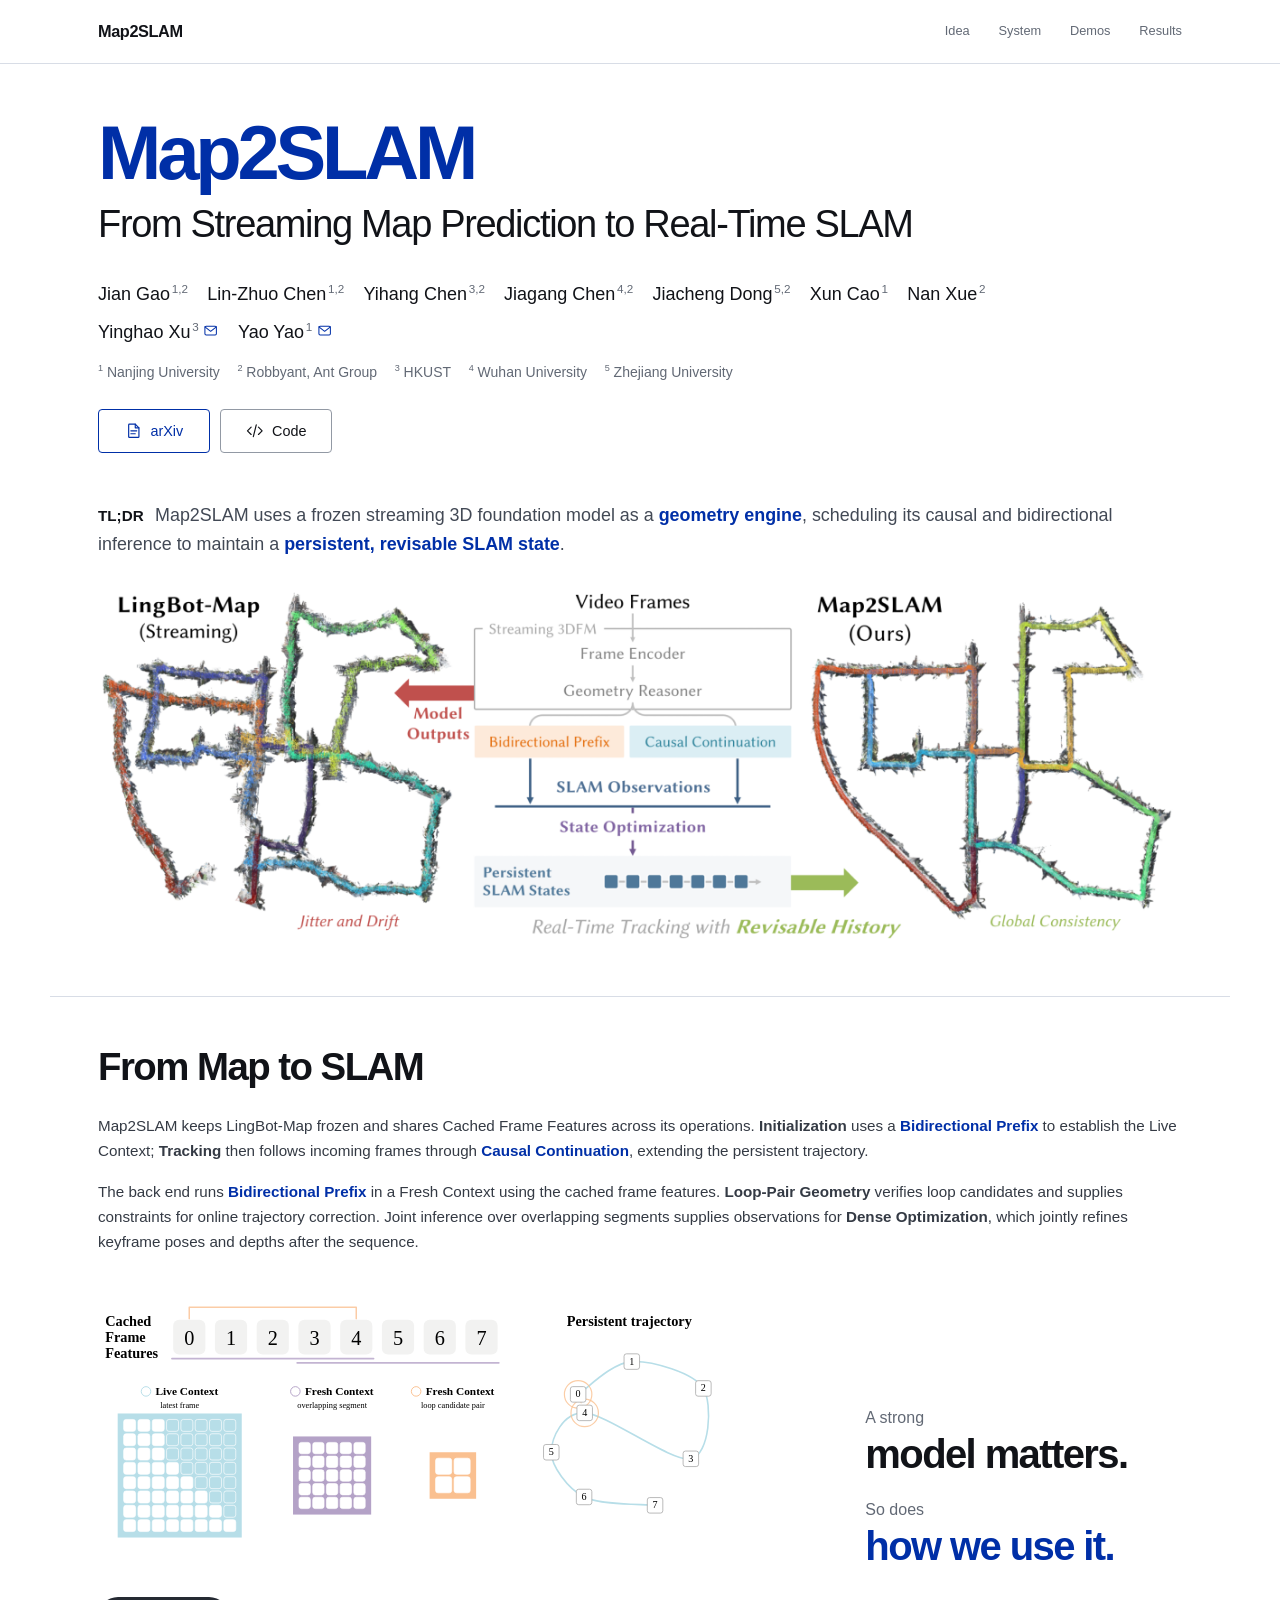
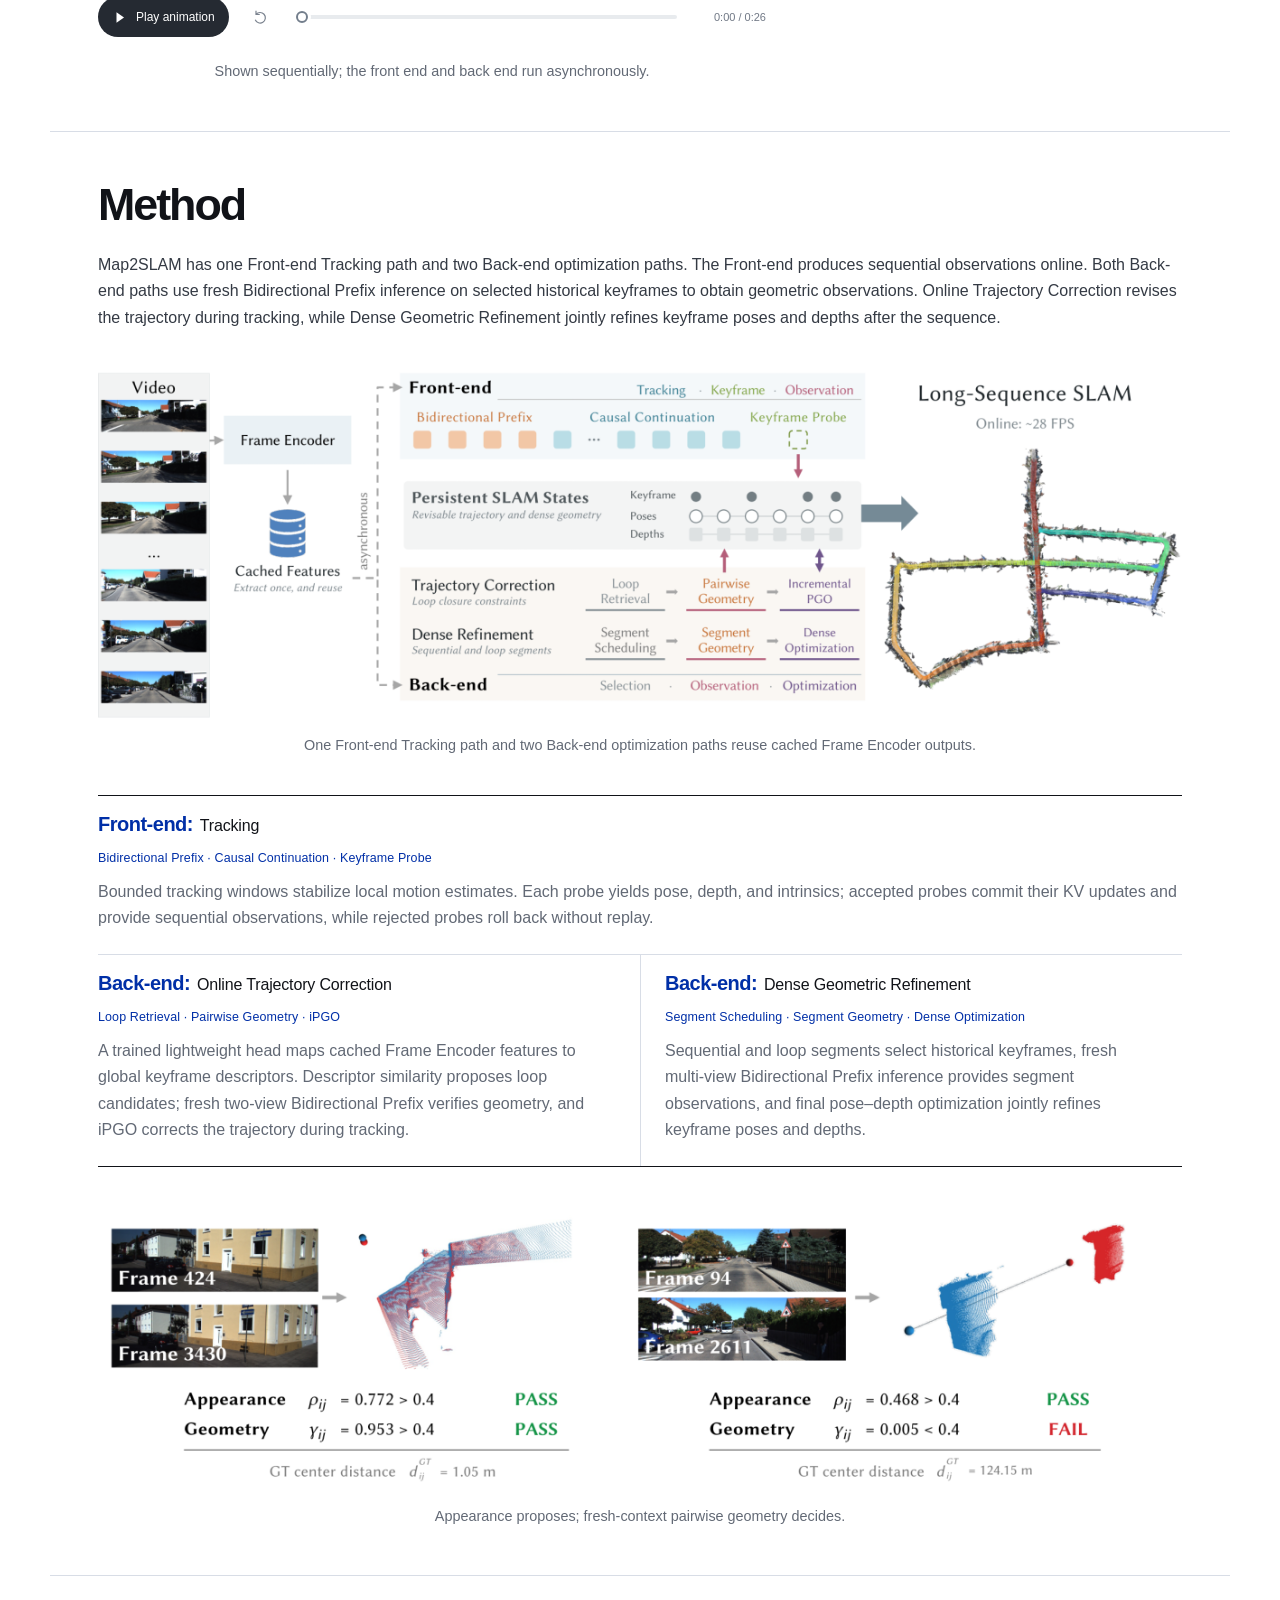
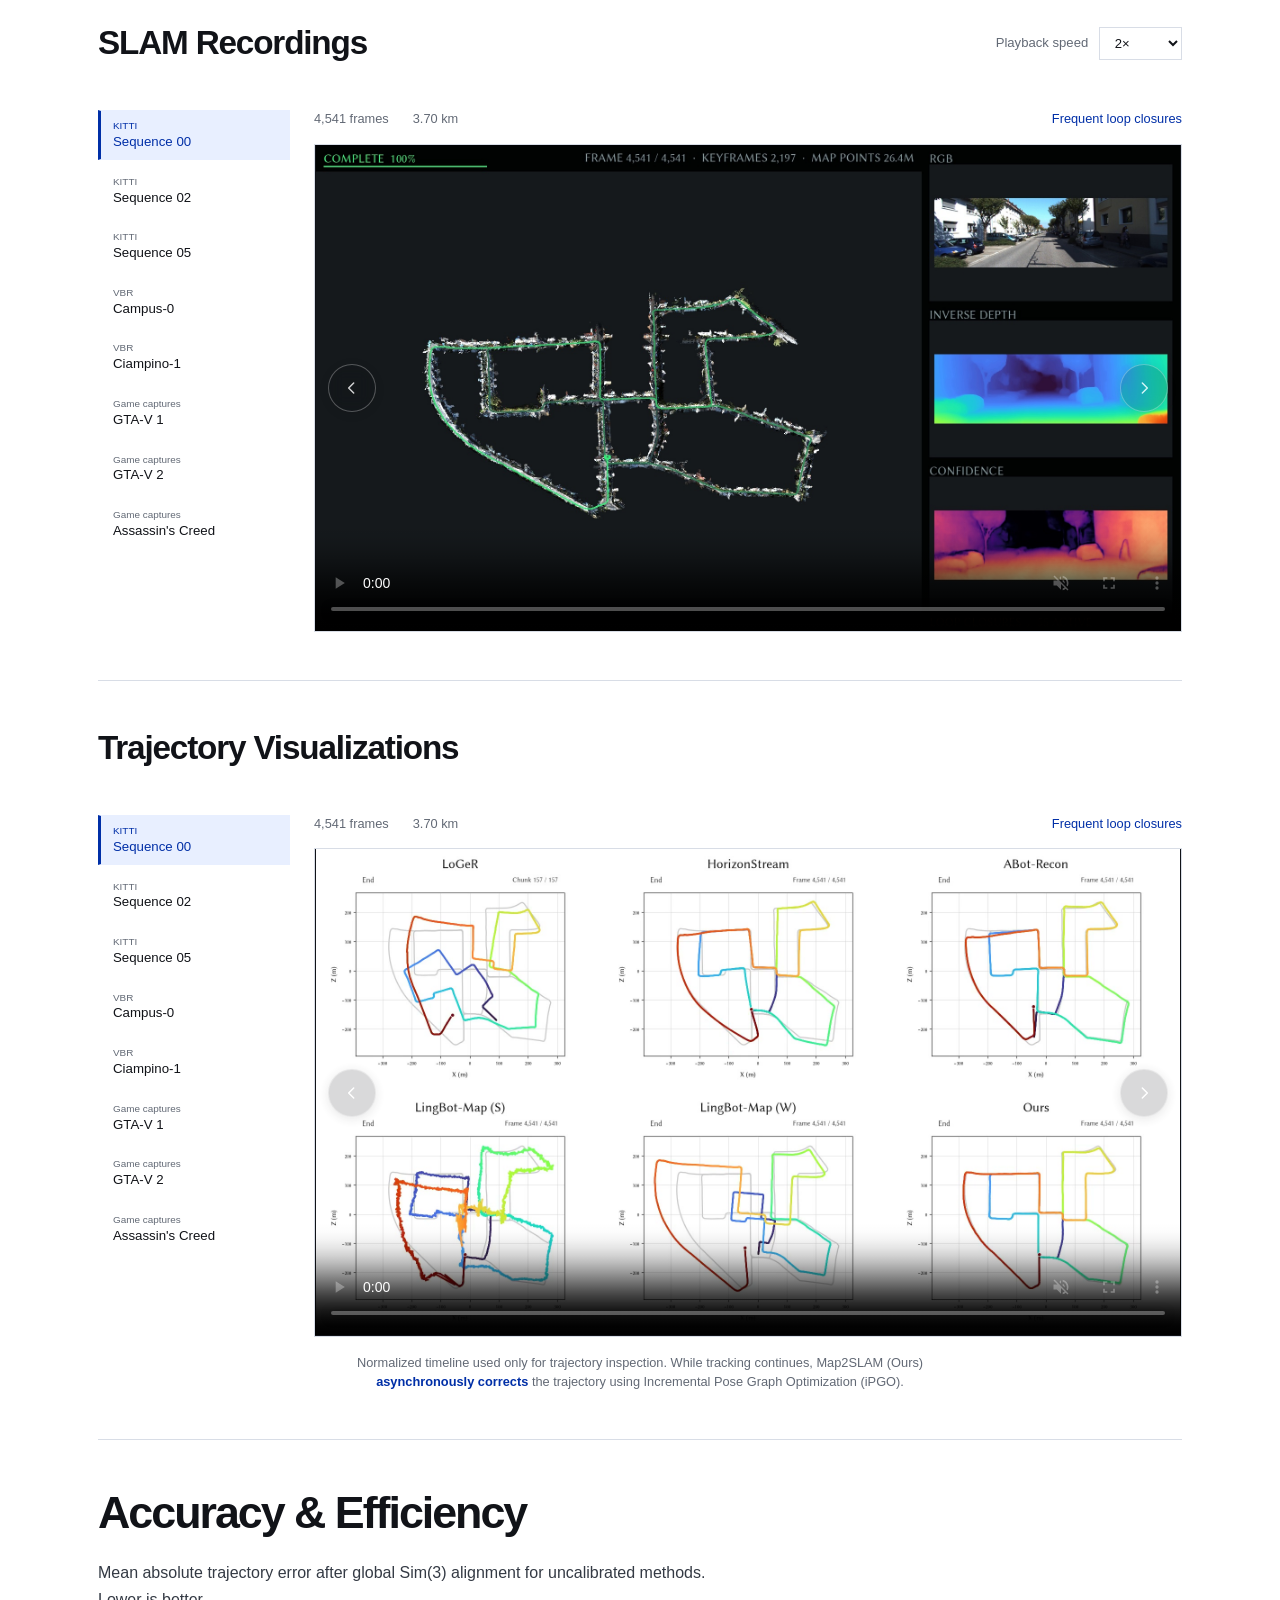
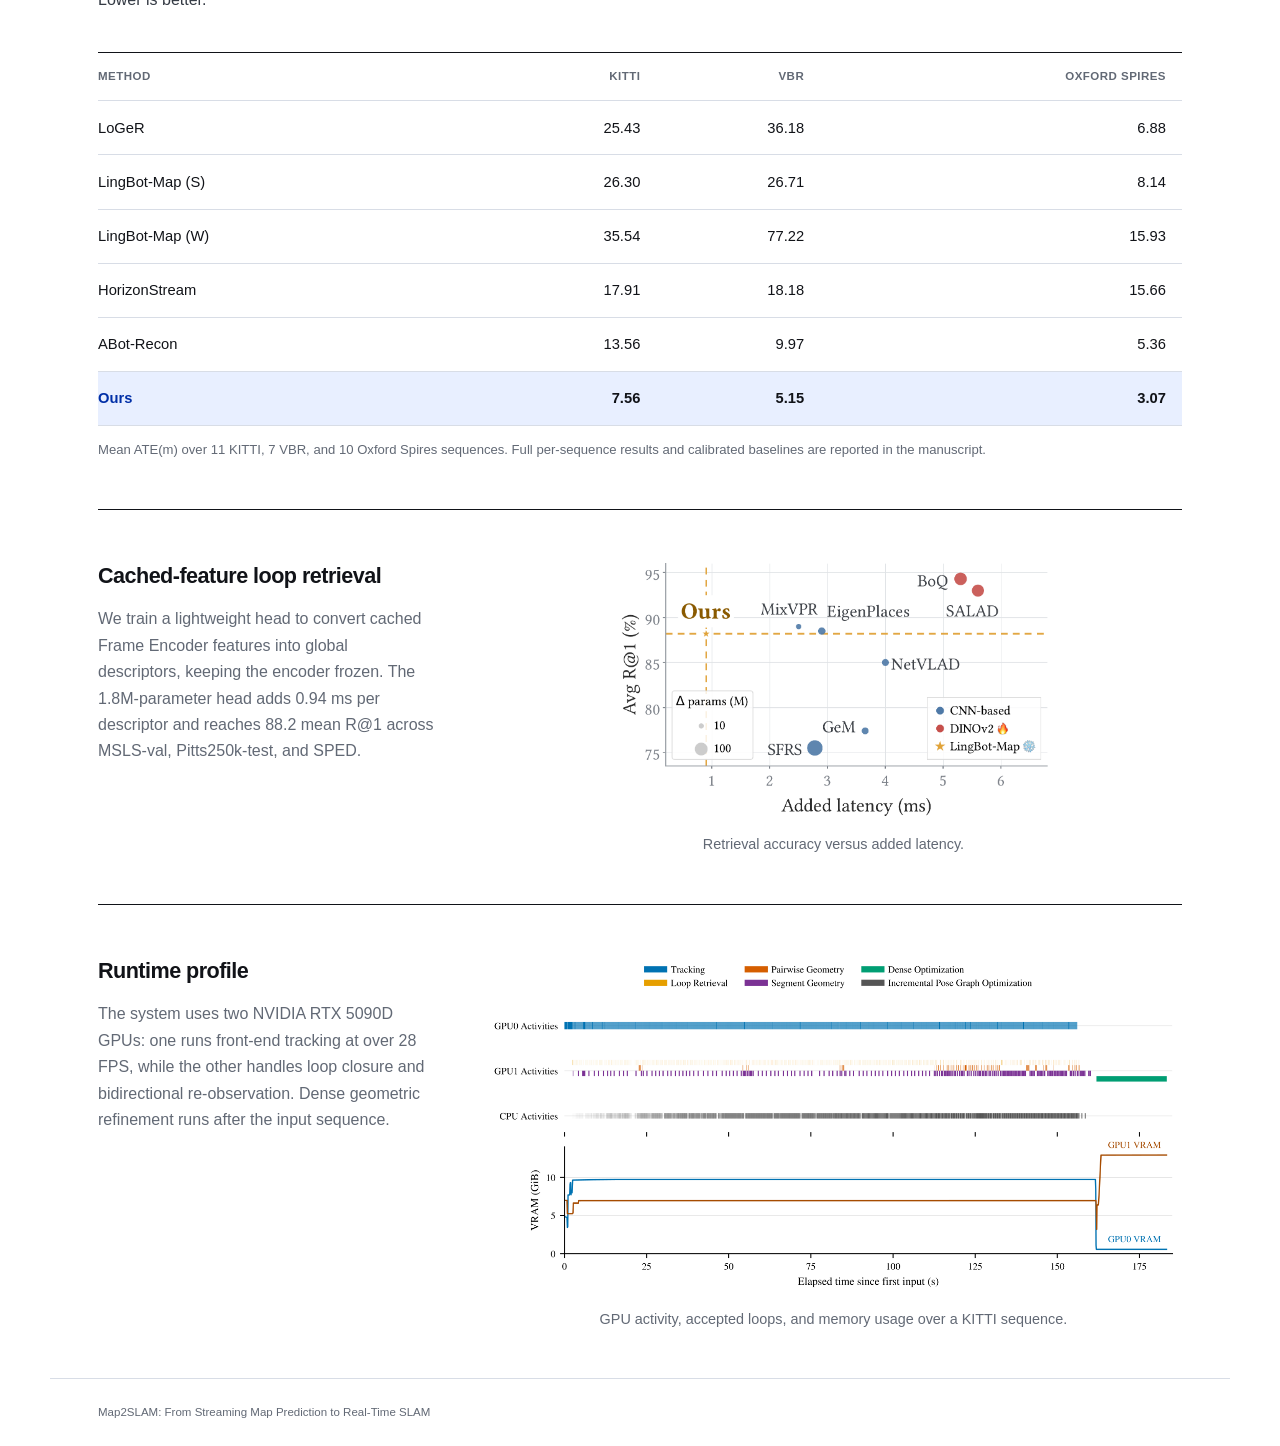
<file: index.html>
<!doctype html>
<html lang="en">
<head>
  <meta charset="utf-8">
  <meta name="viewport" content="width=device-width, initial-scale=1">
  <meta name="description" content="Project page for Map2SLAM: From Streaming Map Prediction to Real-Time SLAM.">
  <meta name="theme-color" content="#ffffff">
  <link rel="preload" as="image" href="assets/images/teaser_v2.webp" imagesrcset="assets/images/teaser_v2-768.webp 768w, assets/images/teaser_v2-1200.webp 1200w, assets/images/teaser_v2-1600.webp 1600w, assets/images/teaser_v2.webp 2103w" imagesizes="(max-width: 680px) calc(100vw - 2rem), (max-width: 1180px) 92vw, 1084px" type="image/webp" fetchpriority="high">
  <title>Map2SLAM: From Streaming Map Prediction to Real-Time SLAM</title>
  <link rel="icon" type="image/svg+xml" href="data:image/svg+xml,%3Csvg%20xmlns%3D%22http%3A%2F%2Fwww.w3.org%2F2000%2Fsvg%22%20viewBox%3D%220%200%2064%2064%22%3E%3Crect%20width%3D%2264%22%20height%3D%2264%22%20fill%3D%22%23ffffff%22%2F%3E%3Cpath%20d%3D%22M12%2050V14L32%2034L52%2014V50%22%20fill%3D%22none%22%20stroke%3D%22%23111318%22%20stroke-width%3D%224.5%22%20stroke-linejoin%3D%22round%22%2F%3E%3Cpath%20d%3D%22M6%2044h12v12H6zM6%208h12v12H6zM26%2028h12v12H26zM46%208h12v12H46zM46%2044h12v12H46z%22%20fill%3D%22%23002fa7%22%2F%3E%3C%2Fsvg%3E">
  <link rel="stylesheet" href="styles.css?v=8d5232cbf081">
</head>
<body>
  <a class="skip-link" href="#main">Skip to content</a>

  <header class="site-header">
    <a class="site-brand" href="#top">Map2SLAM</a>
    <nav class="nav" aria-label="Primary navigation">
      <a href="#idea">Idea</a>
      <a href="#system">System</a>
      <a href="#demos">Demos</a>
      <a href="#results">Results</a>
    </nav>
  </header>

  <main id="main">
    <section class="hero section-grid" id="top">
      <div class="hero-copy">
        <h1>
          <span class="project-name">Map2SLAM<span class="sr-only">: </span></span>
          <span class="project-title">From Streaming Map Prediction <span class="title-phrase">to Real-Time SLAM</span></span>
        </h1>
        <div class="publication-info">
          <p class="authors">
            <span class="author"><a href="https://ygaojiany.github.io/" target="_blank" rel="noopener">Jian Gao</a><sup>1,2</sup></span>
            <span class="author"><a href="https://linzhuo.xyz/" target="_blank" rel="noopener">Lin-Zhuo Chen</a><sup>1,2</sup></span>
            <span class="author"><a href="https://sh17c.top/" target="_blank" rel="noopener">Yihang Chen</a><sup>3,2</sup></span>
            <span class="author"><a href="https://scholar.google.com/citations?user=ll9g3BkAAAAJ" target="_blank" rel="noopener">Jiagang Chen</a><sup>4,2</sup></span>
            <span class="author"><a href="https://dongjiacheng06.github.io/" target="_blank" rel="noopener">Jiacheng Dong</a><sup>5,2</sup></span>
            <span class="author"><a href="https://cite.nju.edu.cn/People/Faculty/20190621/i5054.html" target="_blank" rel="noopener">Xun Cao</a><sup>1</sup></span>
            <span class="author"><a href="https://xuenan.net/" target="_blank" rel="noopener">Nan Xue</a><sup>2</sup></span>
            <span class="author"><a href="https://justimyhxu.github.io/" target="_blank" rel="noopener">Yinghao Xu</a><sup>3</sup><svg class="corresponding-icon" viewBox="0 0 24 24" fill="none" stroke="currentColor" stroke-width="1.6" stroke-linecap="round" stroke-linejoin="round" role="img" aria-label="Corresponding author"><title>Corresponding author</title><rect x="3" y="5" width="18" height="14" rx="2"/><path d="m3 6 9 7 9-7"/></svg></span>
            <span class="author"><a href="https://yoyo000.github.io/" target="_blank" rel="noopener">Yao Yao</a><sup>1</sup><svg class="corresponding-icon" viewBox="0 0 24 24" fill="none" stroke="currentColor" stroke-width="1.6" stroke-linecap="round" stroke-linejoin="round" role="img" aria-label="Corresponding author"><title>Corresponding author</title><rect x="3" y="5" width="18" height="14" rx="2"/><path d="m3 6 9 7 9-7"/></svg></span>
          </p>
          <p class="affiliations">
            <span><sup>1</sup> Nanjing University</span>
            <span><sup>2</sup> Robbyant, Ant Group</span>
            <span><sup>3</sup> HKUST</span>
            <span><sup>4</sup> Wuhan University</span>
            <span><sup>5</sup> Zhejiang University</span>
          </p>
          <nav class="publication-links" aria-label="Paper resources">
            <a class="paper-link" href="https://arxiv.org/abs/2611.11169" target="_blank" rel="noopener">
              <svg viewBox="0 0 24 24" fill="none" stroke="currentColor" stroke-width="1.6" stroke-linecap="round" stroke-linejoin="round" aria-hidden="true"><path d="M14 3H6a1 1 0 0 0-1 1v16a1 1 0 0 0 1 1h12a1 1 0 0 0 1-1V8z"/><path d="M14 3v5h5M8 12h8M8 16h6"/></svg>
              <span>arXiv</span>
            </a>
            <a class="text-link" href="https://github.com/robbyant-research/Map2SLAM" target="_blank" rel="noopener" title="Code will be released here">
              <svg viewBox="0 0 24 24" fill="none" stroke="currentColor" stroke-width="1.6" stroke-linecap="round" stroke-linejoin="round" aria-hidden="true"><path d="m7 7-5 5 5 5m10-10 5 5-5 5M14 4l-4 16"/></svg>
              <span>Code</span>
            </a>
          </nav>
        </div>
      </div>
      <div class="hero-overview">
        <p class="hero-statement"><span class="tldr-label">TL;DR</span> Map2SLAM uses a frozen streaming 3D foundation model as a <strong>geometry engine</strong>, scheduling its causal and bidirectional inference to maintain a <strong>persistent, revisable SLAM state</strong>.</p>
        <figure class="paper-figure teaser-figure">
          <picture>
            <source srcset="assets/images/teaser_v2-768.webp 768w, assets/images/teaser_v2-1200.webp 1200w, assets/images/teaser_v2-1600.webp 1600w, assets/images/teaser_v2.webp 2103w" sizes="(max-width: 680px) calc(100vw - 2rem), (max-width: 1180px) 92vw, 1084px" type="image/webp">
            <img src="assets/images/teaser_v2.png" alt="Comparison between direct LingBot-Map outputs and Map2SLAM, where persistent state improves global consistency." width="2103" height="706" loading="eager" fetchpriority="high" decoding="async">
          </picture>
        </figure>
      </div>
    </section>

    <section class="section-grid content-section idea-section" id="idea">
      <div class="idea-heading">
        <h2>From Map to SLAM</h2>
      </div>
      <div class="section-intro approach-copy wide">
        <p>Map2SLAM keeps LingBot-Map frozen and shares Cached Frame Features across its operations. <strong>Initialization</strong> uses a <strong class="inference-mode">Bidirectional Prefix</strong> to establish the Live Context; <strong>Tracking</strong> then follows incoming frames through <strong class="inference-mode">Causal Continuation</strong>, extending the persistent trajectory.</p>
        <p>The back end runs <strong class="inference-mode">Bidirectional Prefix</strong> in a Fresh Context using the cached frame features. <strong>Loop-Pair Geometry</strong> verifies loop candidates and supplies constraints for online trajectory correction. Joint inference over overlapping segments supplies observations for <strong>Dense Optimization</strong>, which jointly refines keyframe poses and depths after the sequence.</p>
      </div>
      <div class="engine-layout">
        <figure class="paper-figure method-figure">
          <iframe class="schedule-animation" src="assets/animation/index.html?v=3a4cfb2a471d" title="Interactive Map2SLAM inference schedule" aria-describedby="schedule-caption" loading="eager"></iframe>
          <figcaption id="schedule-caption" class="animation-caption">Shown sequentially; the front end and back end run asynchronously.</figcaption>
        </figure>
        <div class="idea-motto">
          <p><span>A strong</span> <strong>model matters.</strong></p>
          <p><span>So does</span> <strong>how we use it.</strong></p>
        </div>
      </div>
    </section>

    <section class="section-grid content-section system-section" id="system">
      <div class="section-intro wide">
        <h2>Method</h2>
        <p>Map2SLAM has one Front-end Tracking path and two Back-end optimization paths. The Front-end produces sequential observations online. Both Back-end paths use fresh Bidirectional Prefix inference on selected historical keyframes to obtain geometric observations. Online Trajectory Correction revises the trajectory during tracking, while Dense Geometric Refinement jointly refines keyframe poses and depths after the sequence.</p>
      </div>

      <figure class="paper-figure full-bleed system-figure">
        <picture>
          <source srcset="assets/images/pipeline_v2-768.webp 768w, assets/images/pipeline_v2-1200.webp 1200w, assets/images/pipeline_v2-1600.webp 1600w, assets/images/pipeline_v2.webp 2105w" sizes="(max-width: 680px) calc(100vw - 2rem), (max-width: 1180px) 92vw, 1084px" type="image/webp">
          <img src="assets/images/pipeline_v2.png" alt="Map2SLAM system diagram with one front-end tracking path and two back-end paths for online trajectory correction and dense geometric refinement." width="2105" height="685" loading="lazy" decoding="async">
        </picture>
        <figcaption>One Front-end Tracking path and two Back-end optimization paths reuse cached Frame Encoder outputs.</figcaption>
      </figure>

      <div class="system-steps">
        <article class="frontend-path">
          <h3>
            <span class="stage-label">Front-end:</span>
            <span class="stage-title">Tracking</span>
          </h3>
          <p class="stage-sequence">Bidirectional Prefix · Causal Continuation · Keyframe Probe</p>
          <p>Bounded tracking windows stabilize local motion estimates. Each probe yields pose, depth, and intrinsics; accepted probes commit their KV updates and provide sequential observations, while rejected probes roll back without replay.</p>
        </article>
        <article class="backend-path">
          <h3>
            <span class="stage-label">Back-end:</span>
            <span class="stage-title">Online Trajectory Correction</span>
          </h3>
          <p class="stage-sequence">Loop Retrieval · Pairwise Geometry · iPGO</p>
          <p>A trained lightweight head maps cached Frame Encoder features to global keyframe descriptors. Descriptor similarity proposes loop candidates; fresh two-view Bidirectional Prefix verifies geometry, and iPGO corrects the trajectory during tracking.</p>
        </article>
        <article class="backend-path">
          <h3>
            <span class="stage-label">Back-end:</span>
            <span class="stage-title">Dense Geometric Refinement</span>
          </h3>
          <p class="stage-sequence">Segment Scheduling · Segment Geometry · Dense Optimization</p>
          <p>Sequential and loop segments select historical keyframes, fresh multi-view Bidirectional Prefix inference provides segment observations, and final pose–depth optimization jointly refines keyframe poses and depths.</p>
        </article>
      </div>

      <figure class="paper-figure loop-figure">
        <picture>
          <source srcset="assets/images/loop_check_v2-768.webp 768w, assets/images/loop_check_v2-1200.webp 1200w, assets/images/loop_check_v2-1600.webp 1600w, assets/images/loop_check_v2.webp 2051w" sizes="(max-width: 680px) calc(100vw - 2rem), (max-width: 1180px) 92vw, 1084px" type="image/webp">
          <img src="assets/images/loop_check_v2.png" alt="Accepted and rejected loop candidates after appearance retrieval and geometric verification." width="2051" height="544" loading="lazy" decoding="async">
        </picture>
        <figcaption>Appearance proposes; fresh-context pairwise geometry decides.</figcaption>
      </figure>
    </section>

    <section class="section-grid demo-section" id="demos" aria-label="Demos">
      <section class="media-block" id="slam-recordings" aria-labelledby="demo-heading">
        <div class="media-heading">
          <h2 id="demo-heading">SLAM Recordings</h2>
          <div class="media-controls">
            <label class="speed-control" for="demo-speed">
              <span>Playback speed</span>
              <select id="demo-speed" aria-label="SLAM recording playback speed">
                <option value="1">1×</option>
                <option value="2" selected>2×</option>
                <option value="5">5×</option>
                <option value="10">10×</option>
              </select>
            </label>
          </div>
        </div>
        <div class="media-browser">
          <aside class="sequence-sidebar" aria-label="SLAM recording sequences">
            <div class="sequence-list" role="group" aria-label="Select a sequence">
              <button class="sequence-button demo-sequence-button is-active" type="button" data-id="kitti00" aria-pressed="true"><span>KITTI</span><strong>Sequence 00</strong></button>
              <button class="sequence-button demo-sequence-button" type="button" data-id="kitti02" aria-pressed="false"><span>KITTI</span><strong>Sequence 02</strong></button>
              <button class="sequence-button demo-sequence-button" type="button" data-id="kitti05" aria-pressed="false"><span>KITTI</span><strong>Sequence 05</strong></button>
              <button class="sequence-button demo-sequence-button" type="button" data-id="vbr_campus_train0" aria-pressed="false"><span>VBR</span><strong>Campus-0</strong></button>
              <button class="sequence-button demo-sequence-button" type="button" data-id="vbr_ciampino_train1" aria-pressed="false"><span>VBR</span><strong>Ciampino-1</strong></button>
              <button class="sequence-button demo-sequence-button" type="button" data-id="vg02" aria-pressed="false"><span>Game captures</span><strong>GTA-V 1</strong></button>
              <button class="sequence-button demo-sequence-button" type="button" data-id="vg03" aria-pressed="false"><span>Game captures</span><strong>GTA-V 2</strong></button>
              <button class="sequence-button demo-sequence-button" type="button" data-id="vg04" aria-pressed="false"><span>Game captures</span><strong>Assassin's Creed</strong></button>
            </div>
          </aside>
          <div class="media-player">
            <div class="scene-details">
              <ul class="scene-stats" id="demo-scene-stats" aria-live="polite">
                <li>4,541 frames</li>
                <li>3.70 km</li>
              </ul>
              <ul class="scene-features" id="demo-scene-features" aria-live="polite">
                <li>Frequent loop closures</li>
              </ul>
            </div>
            <div class="video-stage">
              <video class="result-video" id="demo-video" controls playsinline preload="none" muted data-poster="assets/images/poster_final_kitti00.jpg">
                <source src="https://gw.alipayobjects.com/v/huamei_vaouhm/afts/video/JGMVQaipF30AAAAAgOAAAAgAfoeUAQBr" type="video/mp4">
              </video>
              <div class="scene-navigation" role="group" aria-label="Switch SLAM recording">
                <button class="scene-arrow" id="demo-prev" aria-controls="demo-video" type="button" aria-label="Previous SLAM recording" title="Previous SLAM recording">
                  <svg viewBox="0 0 24 24" fill="none" stroke="currentColor" stroke-width="1.8" stroke-linecap="round" stroke-linejoin="round" aria-hidden="true"><path d="m14 6-6 6 6 6"/></svg>
                </button>
                <button class="scene-arrow" id="demo-next" aria-controls="demo-video" type="button" aria-label="Next SLAM recording" title="Next SLAM recording">
                  <svg viewBox="0 0 24 24" fill="none" stroke="currentColor" stroke-width="1.8" stroke-linecap="round" stroke-linejoin="round" aria-hidden="true"><path d="m10 6 6 6-6 6"/></svg>
                </button>
              </div>
            </div>
          </div>
        </div>
      </section>

      <section class="media-block" id="trajectory-comparisons" aria-labelledby="trajectory-heading">
        <div class="media-heading">
          <h2 id="trajectory-heading">Trajectory Visualizations</h2>
        </div>
        <div class="media-browser">
          <aside class="sequence-sidebar" aria-label="Trajectory visualization sequences">
            <div class="sequence-list" role="group" aria-label="Select a sequence">
              <button class="sequence-button trajectory-sequence-button is-active" type="button" data-id="kitti00" aria-pressed="true"><span>KITTI</span><strong>Sequence 00</strong></button>
              <button class="sequence-button trajectory-sequence-button" type="button" data-id="kitti02" aria-pressed="false"><span>KITTI</span><strong>Sequence 02</strong></button>
              <button class="sequence-button trajectory-sequence-button" type="button" data-id="kitti05" aria-pressed="false"><span>KITTI</span><strong>Sequence 05</strong></button>
              <button class="sequence-button trajectory-sequence-button" type="button" data-id="vbr_campus_train0" aria-pressed="false"><span>VBR</span><strong>Campus-0</strong></button>
              <button class="sequence-button trajectory-sequence-button" type="button" data-id="vbr_ciampino_train1" aria-pressed="false"><span>VBR</span><strong>Ciampino-1</strong></button>
              <button class="sequence-button trajectory-sequence-button" type="button" data-id="vg02" aria-pressed="false"><span>Game captures</span><strong>GTA-V 1</strong></button>
              <button class="sequence-button trajectory-sequence-button" type="button" data-id="vg03" aria-pressed="false"><span>Game captures</span><strong>GTA-V 2</strong></button>
              <button class="sequence-button trajectory-sequence-button" type="button" data-id="vg04" aria-pressed="false"><span>Game captures</span><strong>Assassin's Creed</strong></button>
            </div>
          </aside>
          <div class="media-player">
            <div class="scene-details">
              <ul class="scene-stats" id="trajectory-scene-stats" aria-live="polite">
                <li>4,541 frames</li>
                <li>3.70 km</li>
              </ul>
              <ul class="scene-features" id="trajectory-scene-features" aria-live="polite">
                <li>Frequent loop closures</li>
              </ul>
            </div>
            <div class="video-stage">
              <video class="result-video" id="trajectory-video" controls playsinline preload="none" muted loop data-poster="assets/images/trajectory_final_kitti00.jpg">
                <source src="assets/videos/trajectory/kitti00.mp4" type="video/mp4">
              </video>
              <div class="scene-navigation" role="group" aria-label="Switch trajectory visualization">
                <button class="scene-arrow" id="trajectory-prev" aria-controls="trajectory-video" type="button" aria-label="Previous trajectory visualization" title="Previous trajectory visualization">
                  <svg viewBox="0 0 24 24" fill="none" stroke="currentColor" stroke-width="1.8" stroke-linecap="round" stroke-linejoin="round" aria-hidden="true"><path d="m14 6-6 6 6 6"/></svg>
                </button>
                <button class="scene-arrow" id="trajectory-next" aria-controls="trajectory-video" type="button" aria-label="Next trajectory visualization" title="Next trajectory visualization">
                  <svg viewBox="0 0 24 24" fill="none" stroke="currentColor" stroke-width="1.8" stroke-linecap="round" stroke-linejoin="round" aria-hidden="true"><path d="m10 6 6 6-6 6"/></svg>
                </button>
              </div>
            </div>
          </div>
        </div>
        <p class="media-note" id="comparison-note">Normalized timeline used only for trajectory inspection. While tracking continues, Map2SLAM (Ours) <strong class="async-highlight">asynchronously corrects</strong> the trajectory using Incremental Pose Graph Optimization&nbsp;(iPGO).</p>
      </section>
    </section>

    <section class="section-grid content-section results-section" id="results">
      <div class="section-intro">
        <h2>Accuracy &amp; Efficiency</h2>
        <p>Mean absolute trajectory error after global Sim(3) alignment for uncalibrated methods. Lower is better.</p>
      </div>

      <div class="results-table-wrap">
        <table class="results-table">
          <thead><tr><th>Method</th><th>KITTI</th><th>VBR</th><th>Oxford Spires</th></tr></thead>
          <tbody>
            <tr><th scope="row">LoGeR</th><td>25.43</td><td>36.18</td><td>6.88</td></tr>
            <tr><th scope="row">LingBot-Map (S)</th><td>26.30</td><td>26.71</td><td>8.14</td></tr>
            <tr><th scope="row">LingBot-Map (W)</th><td>35.54</td><td>77.22</td><td>15.93</td></tr>
            <tr><th scope="row">HorizonStream</th><td>17.91</td><td>18.18</td><td>15.66</td></tr>
            <tr><th scope="row">ABot-Recon</th><td>13.56</td><td>9.97</td><td>5.36</td></tr>
            <tr class="ours-row"><th scope="row">Ours</th><td><strong>7.56</strong></td><td><strong>5.15</strong></td><td><strong>3.07</strong></td></tr>
          </tbody>
        </table>
        <p class="results-table-note">Mean ATE(m) over 11 KITTI, 7 VBR, and 10 Oxford Spires sequences. Full per-sequence results and calibrated baselines are reported in the manuscript.</p>
      </div>

      <div class="runtime-block">
        <div class="runtime-copy">
          <h3>Cached-feature loop retrieval</h3>
          <p>We train a lightweight head to convert cached Frame Encoder features into global descriptors, keeping the encoder frozen. The 1.8M-parameter head adds 0.94 ms per descriptor and reaches 88.2 mean R@1 across MSLS-val, Pitts250k-test, and SPED.</p>
        </div>
        <figure class="paper-figure runtime-figure retrieval-figure">
          <picture>
            <source srcset="assets/images/loop-retrieval.webp" type="image/webp">
            <img src="assets/images/loop-retrieval.png" alt="Retrieval accuracy versus added latency; the cached-feature Map2SLAM head is highlighted." width="1415" height="850" loading="lazy" decoding="async">
          </picture>
          <figcaption>Retrieval accuracy versus added latency.</figcaption>
        </figure>
      </div>

      <div class="runtime-block runtime-profile-block">
        <div class="runtime-copy">
          <h3>Runtime profile</h3>
          <p>The system uses two NVIDIA RTX 5090D GPUs: one runs front-end tracking at over 28 FPS, while the other handles loop closure and bidirectional re-observation. Dense geometric refinement runs after the input sequence.</p>
        </div>
        <figure class="paper-figure runtime-figure">
          <picture>
            <source srcset="assets/images/profile_v2.webp" type="image/webp">
            <img src="assets/images/profile_v2.png" alt="Timeline of Map2SLAM front-end and back-end GPU activity and video memory usage." width="1361" height="671" loading="lazy" decoding="async">
          </picture>
          <figcaption>GPU activity, accepted loops, and memory usage over a KITTI sequence.</figcaption>
        </figure>
      </div>
    </section>

  </main>

  <footer class="site-footer">
    <p>Map2SLAM: From Streaming Map Prediction to Real-Time SLAM</p>
  </footer>

  <script src="script.js?v=8711cd303d4b"></script>
</body>
</html>
</file>
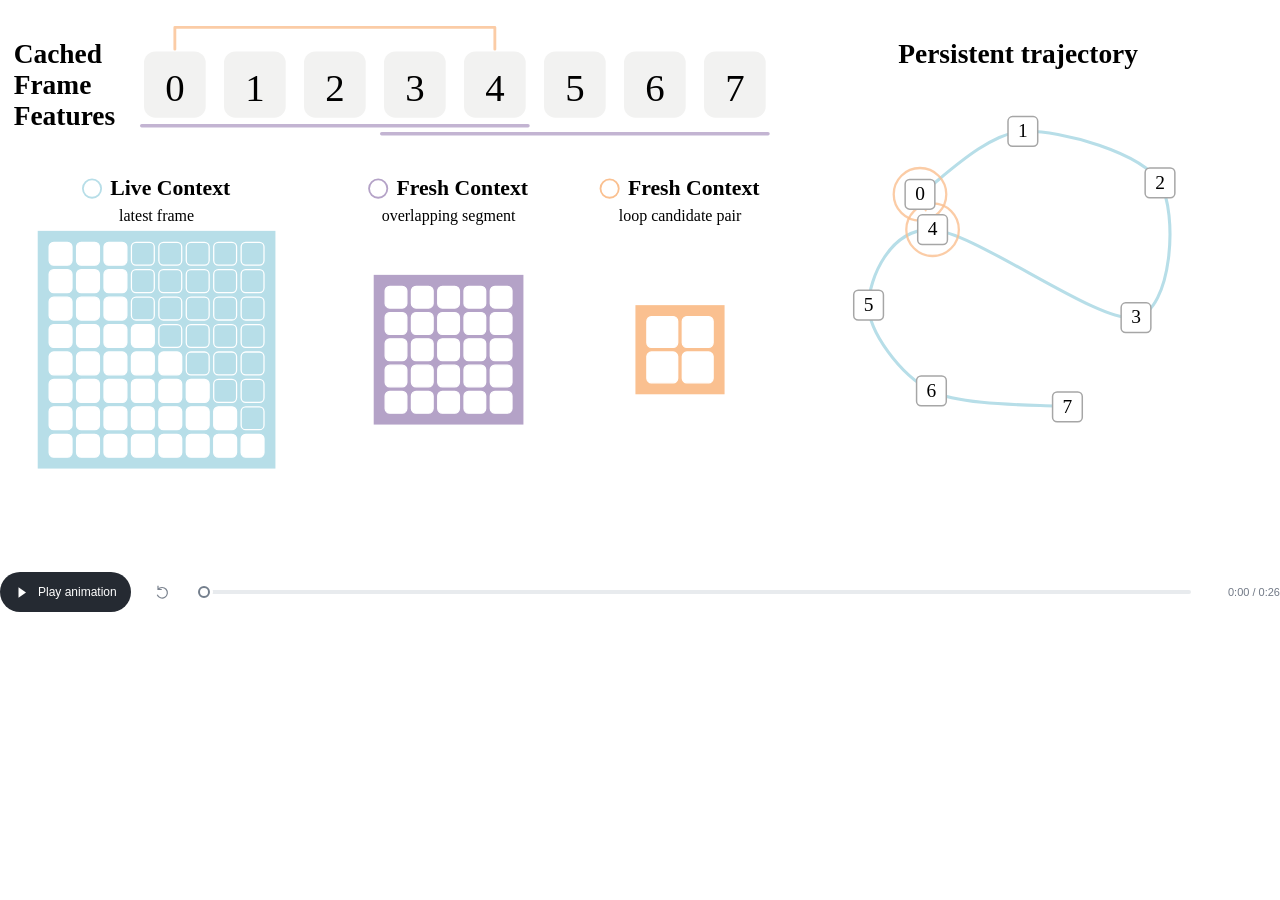
<file: assets/animation/index.html>
<!doctype html>
<html lang="en">
<head>
<meta charset="utf-8"><meta name="viewport" content="width=device-width, initial-scale=1">
<title>Map2SLAM — Inference scheduling</title><link rel="stylesheet" href="style.css?v=ec1a6b890d70">
</head>
<body class="embedded"><main>
<section aria-label="Interactive inference schematic">
<div class="diagram-scroll" tabindex="0" aria-label="Inference schematic; scroll horizontally on small screens">
<svg id="diagram" viewBox="0 0 1120 490" role="group" aria-labelledby="diagram-title diagram-description">
<title id="diagram-title">Map2SLAM inference schedule</title>
<desc id="diagram-description">Eight cached frame features support causal tracking, fresh historical pair and segment queries, and a persistent trajectory. Context positions are fixed. White cells show permitted attention.</desc>
</svg></div>
<div class="controls">
<button id="play" class="primary" aria-label="Play animation" title="Play animation"><svg viewBox="0 0 20 20" aria-hidden="true"><path id="play-icon" d="M6 3 16 10 6 17Z"/></svg><span id="play-label">Play animation</span></button>
<button id="replay" aria-label="Replay animation"><svg viewBox="0 0 20 20" aria-hidden="true"><path d="M4 6a7 7 0 1 1-1 7M4 1v5h5"/></svg></button>
<label class="timeline"><span class="sr-only">Animation progress</span><input id="progress" type="range" min="0" max="26.8" step="0.1" value="0"></label><output id="time">0:00 / 0:26</output>
</div>
</section></main><script src="app.js?v=85a83d204465"></script></body></html>
</file>
<file: styles.css>
:root {
  --white: #ffffff;
  --surface: #f7f7f8;
  --ink: #111318;
  --muted: #626975;
  --line: #d8dde6;
  --blue: #002fa7;
  --blue-soft: #e8efff;
  --max: 1180px;
  --pad: clamp(1rem, 4vw, 3rem);
  --gutter: clamp(2rem, 4vw, 3.5rem);
  --reading-width: 72ch;
  --section-space: clamp(2rem, 4vw, 3rem);
  --content-gap: clamp(1.5rem, 3vw, 2.5rem);
}

* { box-sizing: border-box; }

html {
  scroll-behavior: smooth;
  scroll-padding-top: 5rem;
}

body {
  margin: 0;
  color: var(--ink);
  background: var(--white);
  font-family: "Helvetica Neue", Helvetica, Arial, sans-serif;
  font-size: 1rem;
  line-height: 1.65;
  text-align: left;
  -webkit-font-smoothing: antialiased;
}

img, video { display: block; max-width: 100%; }
a { color: inherit; }
button { font: inherit; }
h1, h2, h3, p { margin-top: 0; }
p { margin-bottom: 1rem; overflow-wrap: break-word; }
p:last-child { margin-bottom: 0; }

.skip-link {
  position: fixed;
  left: 1rem;
  top: -5rem;
  z-index: 100;
  padding: .7rem 1rem;
  color: var(--white);
  background: var(--blue);
}
.skip-link:focus { top: 1rem; }

.site-header {
  position: sticky;
  top: 0;
  z-index: 50;
  display: grid;
  grid-template-columns: auto 1fr;
  align-items: center;
  min-height: 4rem;
  padding: 0 max(var(--pad), calc((100% - var(--max)) / 2 + var(--pad)));
  background: rgba(255,255,255,.97);
  border-bottom: 1px solid var(--line);
  backdrop-filter: blur(10px);
}

.site-brand {
  color: var(--ink);
  font-size: 1.02rem;
  font-weight: 700;
  letter-spacing: -.025em;
  text-decoration: none;
}
.site-brand:hover, .site-brand:focus-visible { color: var(--blue); }
.nav { display: flex; justify-self: end; gap: 1.8rem; }
.nav a {
  padding: 1.2rem 0;
  color: var(--muted);
  font-size: .8rem;
  text-decoration: none;
  border-bottom: 2px solid transparent;
}
.nav a:hover, .nav a:focus-visible { color: var(--blue); border-bottom-color: var(--blue); }

.paper-link, .text-link {
  display: inline-flex;
  align-items: center;
  justify-content: center;
  gap: .5rem;
  min-width: 7rem;
  min-height: 2.75rem;
  padding: .6rem 1.15rem;
  color: var(--blue);
  background: var(--white);
  border: 1px solid var(--blue);
  border-radius: 4px;
  font-size: .9rem;
  font-weight: 500;
  line-height: 1.25;
  text-decoration: none;
  transition: color 150ms ease, border-color 150ms ease, background-color 150ms ease;
}
.text-link { color: var(--ink); border-color: #9299a4; }
.paper-link svg, .text-link svg { width: 1.1rem; height: 1.1rem; flex: none; }
.paper-link:hover, .text-link:hover { color: var(--blue); border-color: var(--blue); background: var(--blue-soft); }
.paper-link:focus-visible, .text-link:focus-visible { outline: 2px solid var(--blue); outline-offset: 4px; }

.section-grid {
  width: min(100%, var(--max));
  margin: 0 auto;
  padding-left: var(--pad);
  padding-right: var(--pad);
}

.hero {
  padding-top: clamp(2.25rem, 4vw, 3.5rem);
  padding-bottom: var(--section-space);
  border-bottom: 1px solid var(--line);
}
.hero-copy { max-width: none; }
.hero h1 { margin: 0 0 2rem; }
.project-name {
  display: block;
  margin-bottom: .7rem;
  color: var(--blue);
  font-size: clamp(3.25rem, 6vw, 4.75rem);
  font-weight: 700;
  line-height: 1;
  letter-spacing: -.055em;
}
.project-title {
  display: block;
  max-width: none;
  color: var(--ink);
  font-size: clamp(1.6rem, 3vw, 2.375rem);
  font-weight: 500;
  line-height: 1.2;
  letter-spacing: -.035em;
}
.title-phrase { white-space: nowrap; }
.sr-only {
  position: absolute;
  width: 1px;
  height: 1px;
  padding: 0;
  margin: -1px;
  overflow: hidden;
  clip: rect(0, 0, 0, 0);
  white-space: nowrap;
  border: 0;
}
.publication-info { margin-bottom: 0; }
.authors {
  display: flex;
  flex-wrap: wrap;
  gap: .5rem 1.2rem;
  max-width: 57rem;
  margin-bottom: .85rem;
  color: var(--ink);
  font-size: 1.125rem;
  font-weight: 400;
  line-height: 1.65;
}
.author { white-space: nowrap; }
.author a { text-decoration: none; text-underline-offset: .2em; }
.author a:hover { color: var(--blue); text-decoration: underline; }
.author a:focus-visible { outline: 2px solid var(--blue); outline-offset: 3px; }
.publication-info sup { color: var(--muted); font-size: .65em; line-height: 0; }
.author sup { margin-left: .15em; }
.corresponding-icon {
  display: inline-block;
  width: .85em;
  height: .85em;
  margin-left: .3rem;
  color: var(--blue);
  vertical-align: -.02em;
}
.affiliations {
  display: flex;
  flex-wrap: wrap;
  gap: .2rem 1.1rem;
  margin-bottom: 0;
  color: var(--muted);
  font-size: .875rem;
  line-height: 1.7;
}
.affiliations span { white-space: nowrap; }
.publication-links { display: flex; flex-wrap: wrap; gap: .65rem; margin-top: 1.5rem; }
.hero-overview { margin-top: 3rem; }
.hero-statement {
  max-width: none;
  margin-top: 0;
  margin-bottom: 0;
  color: #424955;
  font-size: clamp(1rem, 1.4vw, 1.125rem);
  line-height: 1.65;
}
.hero-statement strong { color: var(--blue); font-weight: 600; }
.tldr-label { margin-right: .4rem; color: var(--ink); font-size: .85em; font-weight: 700; white-space: nowrap; }

.paper-figure { margin: 0; }
.paper-figure.teaser-figure { margin-top: 1.5rem; }
.paper-figure img { width: 100%; height: auto; }
.paper-figure figcaption {
  display: block;
  margin-top: .75rem;
  color: var(--muted);
  font-size: .9rem;
  line-height: 1.5;
  text-align: center;
}

.content-section {
  padding-top: var(--section-space);
  padding-bottom: var(--section-space);
  border-bottom: 1px solid var(--line);
}
.section-intro { max-width: 820px; }
.section-intro h2, .closing h2 {
  margin-bottom: 1.5rem;
  font-size: clamp(2rem, 3.5vw, 3.5rem);
  line-height: 1.08;
  letter-spacing: -.045em;
}
/* Reading measures apply to prose; full-width Method copy keeps its layout. */
.section-intro p { color: #343a44; font-size: 1rem; line-height: 1.65; }
.section-intro:not(.wide) p { max-width: var(--reading-width); }
.engine-layout {
  display: grid;
  grid-template-columns: minmax(0, 1.8fr) minmax(0, 1fr);
  gap: clamp(2rem, 3.5vw, 3rem);
  align-items: center;
  margin-top: var(--content-gap);
}
.idea-heading { display: flex; align-items: center; justify-content: space-between; gap: 1.5rem; margin-bottom: 1.5rem; }
.idea-heading h2 { margin: 0; font-size: clamp(2rem, 3vw, 2.5rem); line-height: 1.15; letter-spacing: -.04em; }
.idea-section .approach-copy { max-width: none; margin: 0; }
.idea-section .approach-copy p { margin: 0; font-size: .95rem; line-height: 1.65; }
.idea-section .approach-copy p + p { margin-top: 1rem; }
.approach-copy .inference-mode { color: var(--blue); font-weight: 700; }

.principles {
  display: grid;
  grid-template-columns: repeat(3, 1fr);
  border-bottom: 1px solid var(--line);
}
.principles article { min-height: 13rem; padding: 1.2rem 1.5rem 1.5rem 0; }
.principles article + article { padding-left: 1.5rem; border-left: 1px solid var(--line); }
.principle-number { color: var(--blue); font-size: .76rem; font-weight: 700; }
.principles h3 { margin: 2.8rem 0 .55rem; font-size: 1.05rem; letter-spacing: -.02em; }
.principles p { margin-bottom: 0; color: var(--muted); font-size: .88rem; line-height: 1.55; }

.idea-motto { margin: 0; justify-self: center; }
.idea-motto p { margin: 0; }
.idea-motto p + p { margin-top: 1.5rem; }
.idea-motto span { display: block; margin-bottom: .35rem; color: var(--muted); font-size: 1rem; line-height: 1.2; }
.idea-motto strong { display: block; color: var(--ink); font-size: clamp(1.75rem, 3.2vw, 2.5rem); font-weight: 700; line-height: 1.08; letter-spacing: -.04em; }
.idea-motto p:last-child strong { color: var(--blue); }
.method-figure { min-width: 0; width: 100%; margin-top: 0; }
.definition-card {
  display: inline-block;
  width: calc(34% - 1.5rem);
  margin: 4.5rem 0 0 3rem;
  padding: 1.4rem 0 1.4rem 1.4rem;
  vertical-align: bottom;
  border-left: 3px solid var(--blue);
}
.definition-term { margin-bottom: .8rem; color: var(--blue); font-size: .72rem; font-weight: 700; letter-spacing: .08em; text-transform: uppercase; }
.definition-card h3 { margin-bottom: .7rem; font-size: 1.2rem; line-height: 1.25; }
.definition-card p:last-child { margin-bottom: 0; color: var(--muted); font-size: .9rem; }

.system-section { background: var(--white); }
.system-section > .section-intro { max-width: none; }
.system-figure { margin-top: var(--content-gap); }
.system-steps {
  display: grid;
  grid-template-columns: repeat(2, 1fr);
  margin-top: var(--content-gap);
  border-top: 1px solid var(--ink);
  border-bottom: 1px solid var(--ink);
}
.system-steps article { padding: 1rem 1.5rem 1.4rem 0; }
.system-steps .frontend-path { grid-column: 1 / -1; min-height: 9rem; padding-right: 0; border-bottom: 1px solid var(--line); }
.system-steps .backend-path { min-height: 12rem; }
.system-steps .backend-path + .backend-path { padding-left: 1.5rem; border-left: 1px solid var(--line); }
.system-steps h3 {
  display: flex;
  align-items: baseline;
  gap: .42rem;
  margin: 0 0 .75rem;
  line-height: 1.2;
}
.stage-label {
  flex: 0 0 auto;
  color: var(--blue);
  font-size: 1.25rem;
  font-weight: 700;
  letter-spacing: -.025em;
}
.stage-title {
  color: var(--ink);
  font-size: 1rem;
  font-weight: 400;
  letter-spacing: -.01em;
}
.system-steps p { max-width: var(--reading-width); margin-bottom: 0; color: var(--muted); font-size: 1rem; line-height: 1.65; }
.system-steps .frontend-path p { max-width: none; }
.system-steps .stage-sequence { margin-bottom: .65rem; color: var(--blue); font-size: .78rem; letter-spacing: .01em; }
.loop-figure { margin-top: var(--content-gap); }

.demo-section { padding-top: 0; padding-bottom: 0; }
.media-block { min-width: 0; padding: var(--section-space) 0; border-bottom: 1px solid var(--line); scroll-margin-top: 5rem; }
.media-heading { display: flex; flex-wrap: wrap; justify-content: space-between; align-items: center; gap: .75rem 1rem; margin-bottom: 3rem; }
.media-heading h2 { margin: 0; font-size: clamp(1.6rem, 2.6vw, 2.25rem); line-height: 1.15; letter-spacing: -.035em; }
.media-browser { display: grid; grid-template-columns: 12rem minmax(0, 1fr); gap: 1.5rem; align-items: start; }
.sequence-sidebar { min-width: 0; }
.sequence-list { display: grid; gap: .35rem; }
.sequence-button { min-width: 0; min-height: 3rem; padding: .55rem .75rem; color: var(--muted); background: var(--white); border: 1px solid transparent; border-left: 3px solid transparent; text-align: left; cursor: pointer; }
.sequence-button span { display: block; font-size: .62rem; line-height: 1.15; }
.sequence-button strong { display: block; margin-top: .15rem; color: var(--ink); font-size: .83rem; font-weight: 500; line-height: 1.25; }
.sequence-button:hover { background: var(--surface); color: var(--blue); }
.sequence-button.is-active { border-left-color: var(--blue); background: var(--blue-soft); color: var(--blue); }
.sequence-button.is-active strong { color: var(--blue); }
.sequence-button:focus-visible { outline: 2px solid var(--blue); outline-offset: -2px; }
.scene-details { display: flex; flex-wrap: wrap; justify-content: space-between; align-items: baseline; gap: .5rem 1.5rem; margin-bottom: 1rem; }
.scene-features { display: flex; flex: 1 1 auto; flex-wrap: wrap; justify-content: flex-end; gap: .25rem 1.25rem; margin: 0; padding: 0; color: var(--blue); font-size: .8rem; font-weight: 500; line-height: 1.35; list-style: none; }
.scene-features li { white-space: nowrap; }
.scene-stats { display: flex; flex: 0 0 auto; flex-wrap: wrap; gap: .35rem 1.5rem; margin: 0; padding: 0; color: var(--muted); font-size: .8rem; line-height: 1.35; list-style: none; font-variant-numeric: tabular-nums; }
.scene-stats li { white-space: nowrap; }
.media-player {
  width: min(100%, calc((100vh - 17rem) * 16 / 9));
  width: min(100%, calc((100svh - 17rem) * 16 / 9));
  min-width: 0;
  justify-self: end;
}
.media-controls { display: flex; flex-wrap: wrap; align-items: center; gap: 1rem; }
.video-stage { position: relative; isolation: isolate; }
.scene-navigation { position: absolute; inset: 0; pointer-events: none; }
.scene-arrow { position: absolute; top: 50%; display: inline-flex; align-items: center; justify-content: center; width: 3rem; height: 3rem; padding: 0; color: var(--white); background: rgba(17, 19, 24, .2); border: 1px solid rgba(255, 255, 255, .35); border-radius: 50%; box-shadow: 0 2px 12px rgba(0, 0, 0, .12); backdrop-filter: blur(8px); -webkit-backdrop-filter: blur(8px); opacity: .8; transform: translateY(-50%); cursor: pointer; pointer-events: auto; transition: opacity 150ms ease, background-color 150ms ease; }
.scene-arrow:first-child { left: .85rem; }
.scene-arrow:last-child { right: .85rem; }
.scene-arrow svg { width: 1.25rem; height: 1.25rem; }
.video-stage:hover .scene-arrow, .video-stage:focus-within .scene-arrow { opacity: 1; }
.scene-arrow:hover { background: rgba(17, 19, 24, .3); border-color: rgba(255, 255, 255, .65); }
.scene-arrow:focus-visible { outline: 2px solid var(--white); outline-offset: 3px; opacity: 1; background: rgba(17, 19, 24, .3); }
.speed-control { display: flex; align-items: center; gap: .7rem; color: var(--muted); font-size: .82rem; white-space: nowrap; }
.speed-control select {
  min-width: 4.5rem;
  padding: .45rem 1.7rem .45rem .65rem;
  color: var(--ink);
  background: var(--white);
  border: 1px solid var(--line);
  border-radius: 0;
  font: inherit;
}
.speed-control select:focus-visible { outline: 2px solid var(--blue); outline-offset: 2px; }
.dataset-tabs { display: flex; flex-wrap: wrap; border-top: 1px solid var(--ink); border-bottom: 1px solid var(--line); }
.dataset-tab {
  display: flex;
  justify-content: space-between;
  gap: 2rem;
  min-width: 10rem;
  padding: .8rem 1rem .8rem 0;
  color: var(--muted);
  background: transparent;
  border: 0;
  border-top: 3px solid transparent;
  cursor: pointer;
  text-align: left;
}
.dataset-tab + .dataset-tab { padding-left: 1rem; border-left: 1px solid var(--line); }
.dataset-tab span { font-size: .7rem; font-variant-numeric: tabular-nums; }
.dataset-tab.is-active { color: var(--blue); border-top-color: var(--blue); }

.result-video {
  width: 100%;
  height: auto;
  aspect-ratio: 16 / 9;
  object-fit: contain;
  margin: 0 auto;
  background: #111318;
  border: 1px solid var(--line);
}
.result-video:fullscreen { width: 100%; height: 100%; object-fit: contain; border: 0; }
.media-note { max-width: none; margin: 1rem 0 0; color: var(--muted); font-size: .8rem; line-height: 1.5; text-align: center; text-wrap: balance; }
.media-note .async-highlight { color: var(--blue); font-weight: 700; white-space: nowrap; }

.video-grid { display: grid; grid-template-columns: 1.25fr 1fr; gap: 1px; background: var(--line); border: 1px solid var(--line); }
.video-panel { min-width: 0; background: var(--white); }
.video-label { display: flex; justify-content: space-between; gap: 1rem; padding: .7rem .8rem; border-bottom: 1px solid var(--line); }
.video-label span { font-size: .78rem; font-weight: 700; }
.video-label small { color: var(--muted); font-size: .7rem; }
.video-panel video { width: 100%; aspect-ratio: 16 / 9; background: #111318; object-fit: contain; }
.video-footnote { display: grid; grid-template-columns: 1.5fr .5fr; gap: 2rem; padding-top: .9rem; color: var(--muted); font-size: .73rem; }
.video-footnote p:last-child { text-align: right; }

.results-table-wrap { margin-top: var(--content-gap); overflow-x: auto; }
.results-table { width: 100%; border-collapse: collapse; font-size: .92rem; }
.results-table th, .results-table td { padding: .9rem 1rem .9rem 0; text-align: left; border-bottom: 1px solid var(--line); }
.results-table th { color: var(--muted); font-size: .72rem; font-weight: 700; letter-spacing: .04em; text-transform: uppercase; border-top: 1px solid var(--ink); }
.results-table thead th:not(:first-child), .results-table td { text-align: right; font-variant-numeric: tabular-nums; }
.results-table tbody th { color: var(--ink); font-size: .92rem; font-weight: 400; letter-spacing: 0; text-transform: none; border-top: 0; }
.results-table .ours-row { background: var(--blue-soft); }
.results-table .ours-row th { color: var(--blue); font-weight: 700; }
.results-table-note { width: 100%; margin: .85rem 0 0; color: var(--muted); font-size: .82rem; }
.benchmark-row {
  display: grid;
  grid-template-columns: minmax(10rem, .75fr) 2fr minmax(8rem, .55fr);
  gap: 2rem;
  align-items: center;
  min-height: 9rem;
  border-bottom: 1px solid var(--line);
}
.benchmark-name strong { display: block; font-size: 1.25rem; letter-spacing: -.025em; }
.benchmark-name span { color: var(--muted); font-size: .74rem; }
.bars { display: grid; gap: .65rem; }
.bar-row { display: grid; grid-template-columns: 4.8rem 1fr 4.5rem; gap: .7rem; align-items: center; font-size: .76rem; }
.bar-row strong { font-variant-numeric: tabular-nums; }
.bar-track { height: .5rem; background: #eceef2; }
.bar { display: block; height: 100%; }
.bar.ours { background: var(--blue); }
.bar.baseline { background: #9ba3af; }
.reduction { color: var(--blue); font-size: .92rem; font-weight: 700; text-align: right; }
.results-note { padding-top: .9rem; color: var(--muted); font-size: .76rem; }
.results-note p { max-width: 48rem; }

.runtime-block {
  display: grid;
  grid-template-columns: .65fr 1.35fr;
  gap: var(--gutter);
  align-items: start;
  margin-top: var(--section-space);
  padding-top: var(--section-space);
  border-top: 1px solid var(--ink);
}
.runtime-copy h3 { margin-bottom: .8rem; font-size: 1.35rem; letter-spacing: -.025em; }
.runtime-copy p { max-width: var(--reading-width); color: var(--muted); font-size: 1rem; line-height: 1.65; }
.retrieval-figure { width: min(100%, 440px); justify-self: center; }

.closing {
  padding-top: clamp(4rem, 7vw, 6rem);
  padding-bottom: clamp(4rem, 7vw, 6rem);
  background: var(--surface);
}
.closing-copy { max-width: 760px; }
.closing h2 { margin-bottom: .8rem; }
.closing p { color: #343a44; font-size: 1.04rem; }
.paper-link.inverse { margin-top: 1rem; }

.site-footer {
  display: flex;
  justify-content: space-between;
  gap: 2rem;
  max-width: var(--max);
  margin: 0 auto;
  padding: 1.5rem var(--pad);
  color: var(--muted);
  font-size: .72rem;
}
.site-footer p { margin: 0; }

@media (max-width: 900px) {
  .nav { gap: 1rem; }
  .engine-layout { grid-template-columns: 1fr; gap: 1.75rem; }
  .idea-heading { flex-wrap: wrap; }
  .media-browser { grid-template-columns: 11.5rem minmax(0, 1fr); gap: 1rem; }
  .method-figure { width: 100%; }
  .runtime-block { grid-template-columns: 1fr; gap: 2rem; }
  .media-player { width: 100%; }
}

@media (max-width: 680px) {
  :root { --pad: 1rem; }
  html { scroll-padding-top: 4.5rem; }
  .site-header { min-height: 3.5rem; column-gap: .75rem; }
  .nav { display: flex; gap: .75rem; }
  .nav a { padding: 1rem 0; font-size: .72rem; }
  .hero { padding-top: 2.25rem; }
  .hero h1 { margin-bottom: 1.75rem; }
  .authors { gap: .35rem 1rem; font-size: 1rem; }
  .affiliations { gap: .2rem .9rem; font-size: .8rem; }
  .publication-links { margin-top: 1.25rem; }
  .principles { grid-template-columns: 1fr; }
  .principles article, .principles article + article { min-height: auto; padding: 1rem 0 1.4rem; border-left: 0; border-bottom: 1px solid var(--line); }
  .principles article:last-child { border-bottom: 0; }
  .principles h3 { margin-top: 1.6rem; }
  .system-steps { grid-template-columns: 1fr; }
  .system-steps article, .system-steps .frontend-path, .system-steps .backend-path, .system-steps .backend-path + .backend-path { min-height: auto; padding: 1rem 0 1.3rem; border-left: 0; border-bottom: 1px solid var(--line); }
  .system-steps article:last-child { border-bottom: 0; }
  .idea-heading { align-items: flex-start; gap: 1rem; }
  .media-browser { grid-template-columns: 1fr; gap: 1rem; }
  .sequence-list { grid-template-columns: repeat(4, minmax(0, 1fr)); }
  .sequence-button { padding: .5rem; }
  .sequence-button strong { font-size: .73rem; }
  .sequence-button.is-active { border-left-color: transparent; border-bottom-color: var(--blue); }
  .speed-control { margin-top: 0; }
  .scene-arrow { width: 2.75rem; height: 2.75rem; }
  .scene-arrow:first-child { left: .5rem; }
  .scene-arrow:last-child { right: .5rem; }
  .video-footnote { grid-template-columns: 1fr; gap: .35rem; }
  .video-footnote p:last-child { text-align: left; }
  .benchmark-row { grid-template-columns: 1fr; gap: 1rem; padding: 1.3rem 0; }
  .reduction { text-align: left; }
  .bar-row { grid-template-columns: 4.5rem 1fr 4rem; }
  .site-footer { display: block; }
  .site-footer p + p { margin-top: .25rem; }
}

@media (max-width: 560px) {
  .sequence-list { grid-template-columns: repeat(2, minmax(0, 1fr)); }
}

@media (prefers-reduced-motion: reduce) {
  html { scroll-behavior: auto; }
  *, *::before, *::after { transition-duration: .01ms !important; }
}

/* Interactive inference schedule. */
.method-figure { container-type: inline-size; }
.schedule-animation {
  display: block;
  width: 100%;
  height: calc(100cqw * .4375 + 64px);
  border: 0;
}
.paper-figure .animation-caption { display: block; }

@media (max-height: 560px) and (min-width: 901px) {
  .media-player { width: 100%; }
}
</file>
<file: assets/animation/style.css>
:root { --ink:#111318; --muted:#717986; --accent:#002fa7; }
* { box-sizing:border-box; }
body { margin:0; background:#fff; color:var(--ink); font-family:"Helvetica Neue",Helvetica,Arial,sans-serif; -webkit-font-smoothing:antialiased; }
main { max-width:1220px; padding:30px 28px 20px; margin:auto; }
.brand { display:block; color:var(--accent); font-size:15px; font-weight:700; margin-bottom:18px; }
h1 { font-size:clamp(23px,3vw,31px); font-weight:500; letter-spacing:-.8px; line-height:1.2; margin:0 0 24px; }
.diagram-scroll { overflow-x:auto; overscroll-behavior-x:contain; }
#diagram { display:block; width:100%; min-width:0; font-family:"Times New Roman",Times,serif; }
#diagram [role=button] { cursor:pointer; outline:none; }
#diagram [role=button]:focus-visible .hit { stroke:var(--accent); stroke-width:2; }
#diagram .hit { fill:transparent; stroke:transparent; }
.controls { display:flex; align-items:center; gap:14px; padding:20px 0 10px; }
button { font:inherit; background:#fff; color:var(--ink); border:0; cursor:pointer; }
.controls button { display:flex; align-items:center; justify-content:center; gap:9px; height:40px; font-size:12px; white-space:nowrap; transition:background .18s,color .18s; }
.controls .primary { background:#252a32; color:#fff; border-radius:20px; min-width:130px; padding:0 14px; }
.controls .primary:hover { background:#444c58; }
.controls svg { width:15px; height:15px; }
#play-icon { fill:currentColor; }
#replay { width:36px; height:36px; border-radius:50%; color:#7a828e; }
#replay:hover { background:#f1f2f4; color:#252a32; }
#replay svg { fill:none; stroke:currentColor; stroke-width:1.6; }
button:focus-visible,input:focus-visible,.diagram-scroll:focus-visible { outline:3px solid #002fa74d; outline-offset:4px; }
.timeline { display:flex; align-items:center; flex:1; min-width:40px; padding:0 3px; }
input[type=range] { --progress:0%; appearance:none; -webkit-appearance:none; width:100%; height:4px; margin:0; border-radius:4px; background:linear-gradient(to right,#737e8c var(--progress),#e8ebee var(--progress)); cursor:pointer; }
input[type=range]::-webkit-slider-thumb { appearance:none; -webkit-appearance:none; width:12px; height:12px; border-radius:50%; background:#fff; border:2px solid #737e8c; box-shadow:0 0 0 3px #ffffff; transition:box-shadow .15s; }
input[type=range]:hover::-webkit-slider-thumb { box-shadow:0 0 0 5px #737e8c18; }
input[type=range]::-moz-range-thumb { width:9px; height:9px; border-radius:50%; background:#fff; border:2px solid #737e8c; }
output { font-size:11px; color:var(--muted); font-variant-numeric:tabular-nums; white-space:nowrap; min-width:72px; text-align:right; }
.hint { font-size:11px; color:var(--muted); line-height:1.6; margin:3px 0 0; }
.hint span { color:#9399a2; margin-left:7px; }
.sr-only { position:absolute; width:1px; height:1px; overflow:hidden; clip-path:inset(50%); white-space:nowrap; }
@media(max-width:600px) {
 main { padding:23px 16px; }
 #diagram { min-width:660px; }
 h1 { margin-bottom:21px; }
 .controls { flex-wrap:wrap; gap:8px; }
 .timeline { order:4; flex-basis:100%; }
 output { margin-left:auto; }
}

.embedded main { max-width:none; padding:0; }
.embedded .controls { padding:12px 0 8px; }
@media(max-width:600px) {
 .embedded .controls { flex-wrap:nowrap; gap:10px; }
 .embedded .timeline { order:initial; flex-basis:auto; }
 .embedded output { min-width:68px; margin:0; }
}

.embedded #diagram { min-width:0; }
</file>
